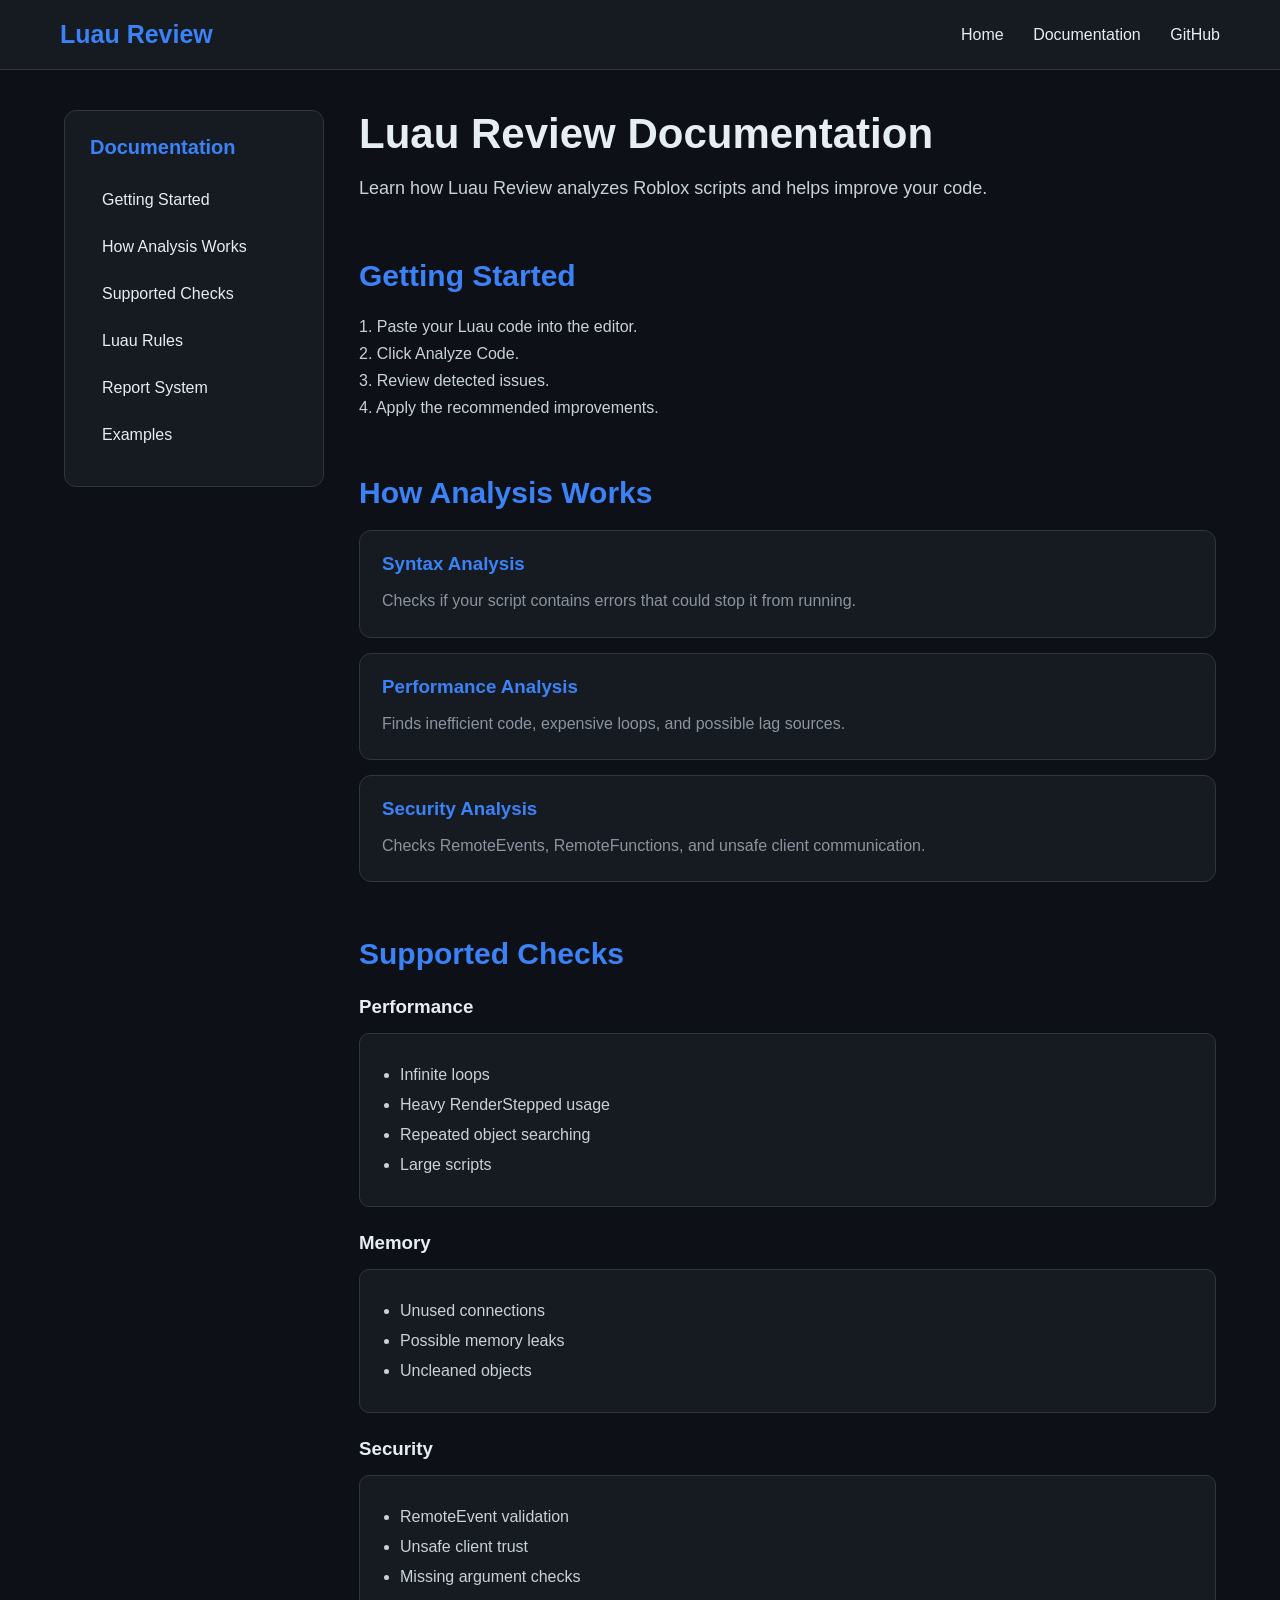
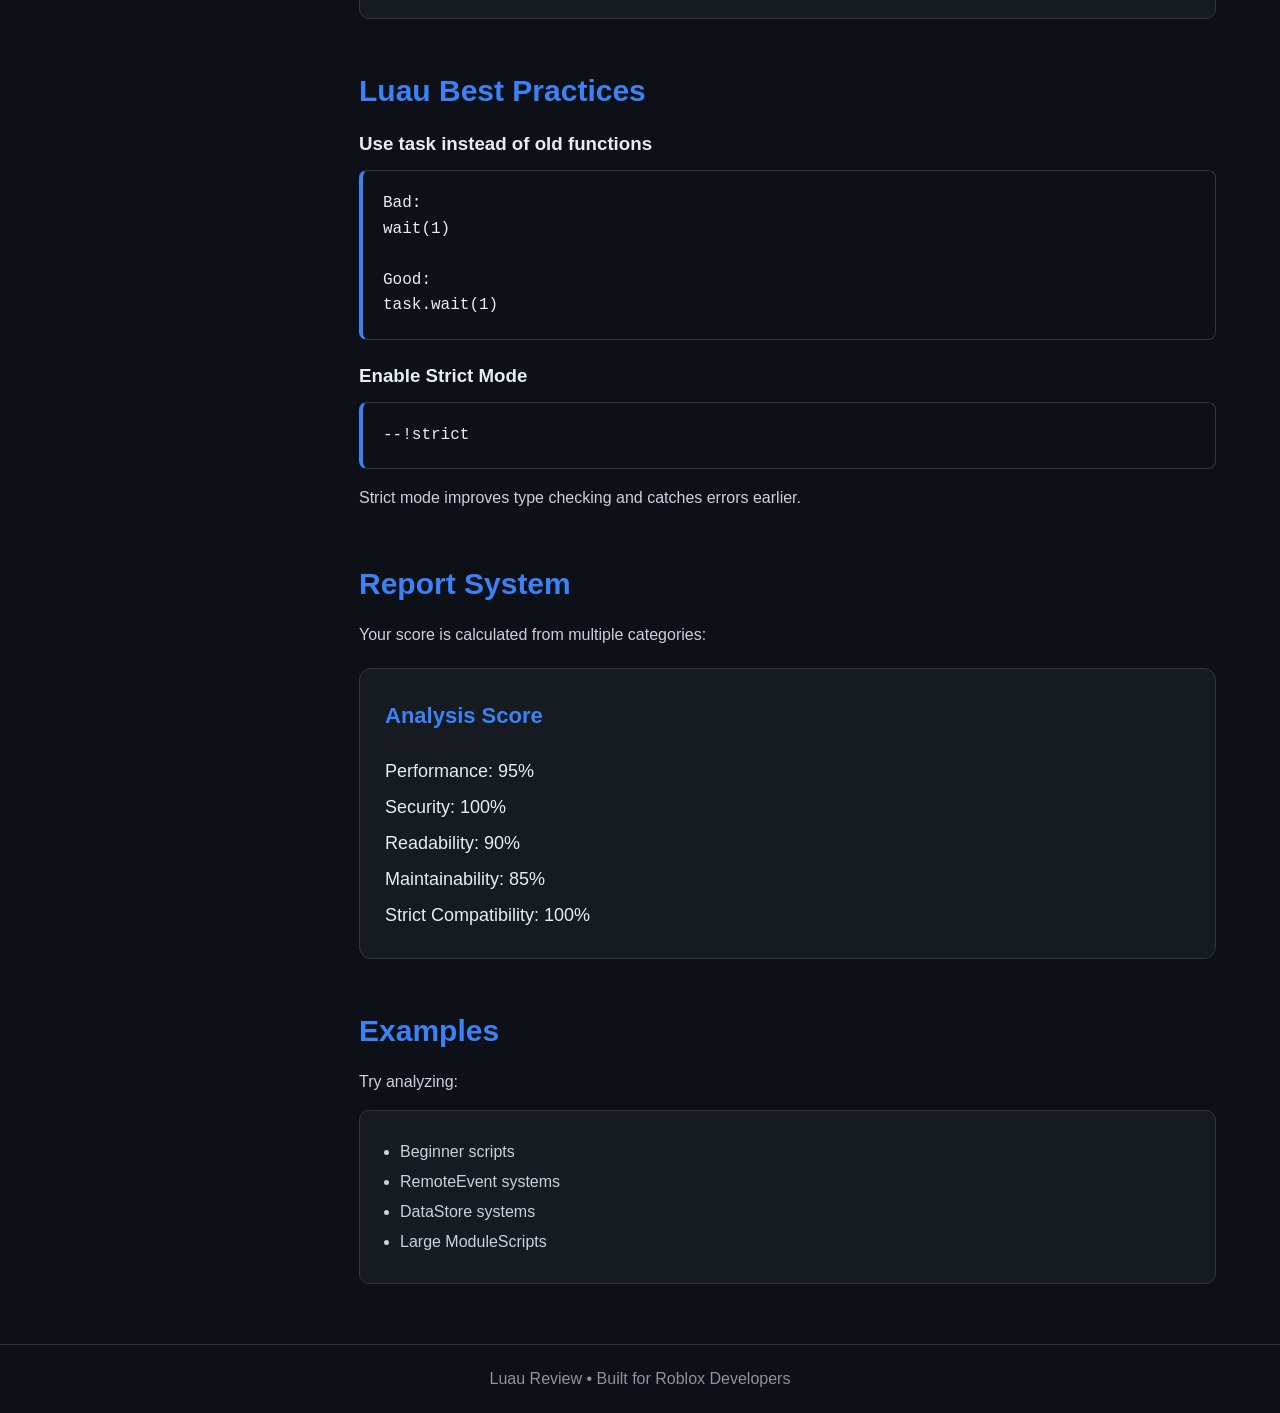
<file: documentationArea/documentation.html>
<!DOCTYPE html>
<html lang="en">

<head>

<meta charset="UTF-8">
<meta name="viewport" content="width=device-width, initial-scale=1.0">

<title>Luau Review Documentation</title>

<link rel="stylesheet" href="../Style.css">
<link rel="stylesheet" href="Docstyle.css">

</head>


<body>


<nav>

<div class="logo">
Luau Review
</div>


<div>

<a href="../index.html">Home</a>
<a href="documentationArea/documentation.html">Documentation</a>
<a href="https://github.com/" target="_blank" rel="noopener noreferrer" >GitHub</a>

</div>

</nav>





<div class="docs-container">



<aside class="sidebar">


<h3>
Documentation
</h3>


<a href="#start">
Getting Started
</a>


<a href="#analysis">
How Analysis Works
</a>


<a href="#checks">
Supported Checks
</a>


<a href="#rules">
Luau Rules
</a>


<a href="#report">
Report System
</a>


<a href="#examples">
Examples
</a>


</aside>







<main class="docs-content">



<h1>
Luau Review Documentation
</h1>


<p>
Learn how Luau Review analyzes Roblox scripts and helps improve your code.
</p>





<section id="start">


<h2>
Getting Started
</h2>


<p>

1. Paste your Luau code into the editor.

<br>

2. Click Analyze Code.

<br>

3. Review detected issues.

<br>

4. Apply the recommended improvements.

</p>


</section>








<section id="analysis">


<h2>
How Analysis Works
</h2>


<div class="doc-card">


<h3>
Syntax Analysis
</h3>


<p>
Checks if your script contains errors that could stop it from running.
</p>


</div>



<div class="doc-card">


<h3>
Performance Analysis
</h3>


<p>
Finds inefficient code, expensive loops, and possible lag sources.
</p>


</div>





<div class="doc-card">


<h3>
Security Analysis
</h3>


<p>
Checks RemoteEvents, RemoteFunctions, and unsafe client communication.
</p>


</div>


</section>










<section id="checks">


<h2>
Supported Checks
</h2>



<h3>
Performance
</h3>


<ul>

<li>Infinite loops</li>

<li>Heavy RenderStepped usage</li>

<li>Repeated object searching</li>

<li>Large scripts</li>

</ul>





<h3>
Memory</h3>


<ul>

<li>Unused connections</li>

<li>Possible memory leaks</li>

<li>Uncleaned objects</li>

</ul>






<h3>
Security
</h3>


<ul>

<li>RemoteEvent validation</li>

<li>Unsafe client trust</li>

<li>Missing argument checks</li>

</ul>


</section>










<section id="rules">


<h2>
Luau Best Practices
</h2>



<h3>
Use task instead of old functions
</h3>


<div class="code">

Bad:

<br>

wait(1)

<br><br>

Good:

<br>

task.wait(1)

</div>






<h3>
Enable Strict Mode
</h3>


<div class="code">

--!strict

</div>



<p>

Strict mode improves type checking and catches errors earlier.

</p>


</section>









<section id="report">


<h2>
Report System
</h2>


<p>

Your score is calculated from multiple categories:

</p>


<div class="score-box">


Performance: 95%

<br>

Security: 100%

<br>

Readability: 90%

<br>

Maintainability: 85%

<br>

Strict Compatibility: 100%


</div>


</section>










<section id="examples">


<h2>
Examples
</h2>


<p>

Try analyzing:

</p>


<ul>

<li>Beginner scripts</li>

<li>RemoteEvent systems</li>

<li>DataStore systems</li>

<li>Large ModuleScripts</li>

</ul>


</section>






</main>


</div>







<footer>

Luau Review • Built for Roblox Developers

</footer>



</body>

</html>
</file>
<file: Style.css>
*{
    margin:0;
    padding:0;
    box-sizing:border-box;
    font-family:Inter, Arial, sans-serif;
}


body{

    background:#0D1117;
    color:#E6EDF3;

}



/* Navigation */

nav{

    display:flex;
    justify-content:space-between;
    align-items:center;

    padding:20px 60px;

    background:#161B22;

    border-bottom:1px solid #30363d;

}



.logo{

    font-size:25px;
    font-weight:bold;

    color:#3B82F6;

}



nav a{

    color:#E6EDF3;

    text-decoration:none;

    margin-left:25px;

}


nav a:hover{

    color:#3B82F6;

}





/* Hero Section */


.hero{

    text-align:center;

    padding:60px 20px;

}



.hero h1{

    font-size:45px;

    margin-bottom:15px;

}



.hero p{

    color:#8B949E;

    font-size:18px;

}





/* Main Container */


.container{

    width:90%;

    max-width:1200px;

    margin:auto;

}




.grid{

    display:grid;

    grid-template-columns:1fr 1fr;

    gap:25px;

}




/* Cards */


.card{

    background:#161B22;

    border:1px solid #30363d;

    border-radius:12px;

    padding:25px;

}




.card h2{

    margin-bottom:20px;

}






/* Code Editor */


textarea{

    width:100%;

    height:400px;


    background:#0D1117;

    color:#E6EDF3;


    border:1px solid #30363d;

    border-radius:8px;


    padding:15px;


    resize:none;


    font-family:Consolas, monospace;

    font-size:15px;

}



textarea:focus{

    outline:1px solid #3B82F6;

}






/* Language Selector */


select{


    width:100%;

    padding:12px;


    margin-bottom:15px;


    background:#0D1117;

    color:white;


    border:1px solid #30363d;

    border-radius:8px;

}







/* Button */


button{


    width:100%;

    padding:14px;


    margin-top:15px;


    border:none;


    border-radius:8px;


    background:#3B82F6;


    color:white;


    font-size:16px;


    cursor:pointer;


}



button:hover{

    background:#2563EB;

}







/* Score */


.score{


    text-align:center;


    font-size:70px;


    font-weight:bold;


    color:#22C55E;


    margin:20px 0;


}







/* Report Stats */


.stat{


    display:flex;


    justify-content:space-between;


    padding:12px;


    border-bottom:1px solid #30363d;


}




.good{

    color:#22C55E;

}



.warning{

    color:#EAB308;

}



.error{

    color:#EF4444;

}






/* Issue Boxes */


.issue{


    margin-top:15px;


    padding:15px;


    background:#0D1117;


    border-radius:8px;


    border:1px solid #30363d;


}





/* Footer */


footer{


    margin-top:50px;


    padding:25px;


    text-align:center;


    color:#8B949E;


    border-top:1px solid #30363d;


}







/* Mobile Support */


@media(max-width:900px){


    nav{

        flex-direction:column;

        gap:20px;

    }



    .grid{

        grid-template-columns:1fr;

    }



    .hero h1{

        font-size:34px;

    }


}
</file>
<file: documentationArea/Docstyle.css>
/* Documentation Layout */

.docs-container {

    display: flex;

    width: 90%;

    max-width: 1300px;

    margin: 40px auto;

    gap: 35px;

}



/* Sidebar */

.sidebar {

    width: 260px;

    height: fit-content;

    position: sticky;

    top: 20px;


    background: #161B22;

    border: 1px solid #30363d;

    border-radius: 12px;

    padding: 25px;

}



.sidebar h3 {

    font-size: 20px;

    margin-bottom: 20px;

    color: #3B82F6;

}



.sidebar a {

    display: block;

    color: #E6EDF3;

    text-decoration: none;

    padding: 12px;

    margin-bottom: 5px;

    border-radius: 8px;

    transition: 0.2s;

}



.sidebar a:hover {

    background: #21262d;

    color: #3B82F6;

}





/* Documentation Content */


.docs-content {

    flex: 1;

    min-width: 0;

}



.docs-content h1 {

    font-size: 42px;

    margin-bottom: 15px;

}



.docs-content > p {

    color: #8B949E;

    font-size: 18px;

    line-height: 1.6;

}





.docs-content section {

    margin-top: 55px;

    scroll-margin-top: 30px;

}





.docs-content h2 {

    color: #3B82F6;

    font-size: 30px;

    margin-bottom: 20px;

}



.docs-content h3 {

    margin-top: 25px;

    margin-bottom: 12px;

    color: #E6EDF3;

}





.docs-content p {

    color: #C9D1D9;

    line-height: 1.7;

}






/* Information Cards */


.doc-card {

    background: #161B22;

    border: 1px solid #30363d;

    border-radius: 12px;

    padding: 22px;

    margin: 15px 0;

    transition: 0.2s;

}



.doc-card:hover {

    border-color: #3B82F6;

    transform: translateY(-2px);

}



.doc-card h3 {

    color: #3B82F6;

    margin-top:0;

}



.doc-card p {

    color:#8B949E;

}






/* Lists */


.docs-content ul {

    background:#161B22;

    border:1px solid #30363d;

    border-radius:10px;

    padding:20px 40px;

    margin-top:15px;

}



.docs-content li {

    margin:12px 0;

    color:#C9D1D9;

}






/* Code Examples */


.code {


    background:#0D1117;

    border:1px solid #30363d;

    border-left:4px solid #3B82F6;


    padding:20px;


    border-radius:8px;


    margin:15px 0;


    font-family:

    Consolas,

    "Courier New",

    monospace;


    color:#E6EDF3;


    line-height:1.6;

}





.code:hover {

    border-left-color:#22C55E;

}







/* Score Display */


.score-box {


    background:#161B22;


    border:1px solid #30363d;


    border-radius:12px;


    padding:25px;


    margin-top:20px;


    font-size:18px;


    line-height:2;


}





.score-box::before {


    content:"Analysis Score";


    display:block;


    color:#3B82F6;


    font-size:22px;


    font-weight:bold;


    margin-bottom:15px;


}








/* Tables (for future API docs) */


.docs-table {


    width:100%;


    border-collapse:collapse;


    margin-top:20px;


    background:#161B22;


}



.docs-table th {


    text-align:left;


    padding:15px;


    background:#21262d;


    color:#3B82F6;


}



.docs-table td {


    padding:15px;


    border-top:1px solid #30363d;


    color:#C9D1D9;


}






/* Warning Boxes */


.warning-box {


    background:#2d2408;


    border:1px solid #EAB308;


    border-radius:10px;


    padding:20px;


    margin:20px 0;


}





.error-box {


    background:#2d1010;


    border:1px solid #EF4444;


    border-radius:10px;


    padding:20px;


    margin:20px 0;


}





.success-box {


    background:#09240f;


    border:1px solid #22C55E;


    border-radius:10px;


    padding:20px;


    margin:20px 0;


}








/* Footer spacing */


footer {

    margin-top:60px;

}







/* Mobile */


@media(max-width:900px){


    .docs-container {

        flex-direction:column;

        width:92%;

    }



    .sidebar {

        width:100%;

        position:relative;

    }



    .docs-content h1 {

        font-size:34px;

    }



    .docs-content h2 {

        font-size:25px;

    }


}
</file>
